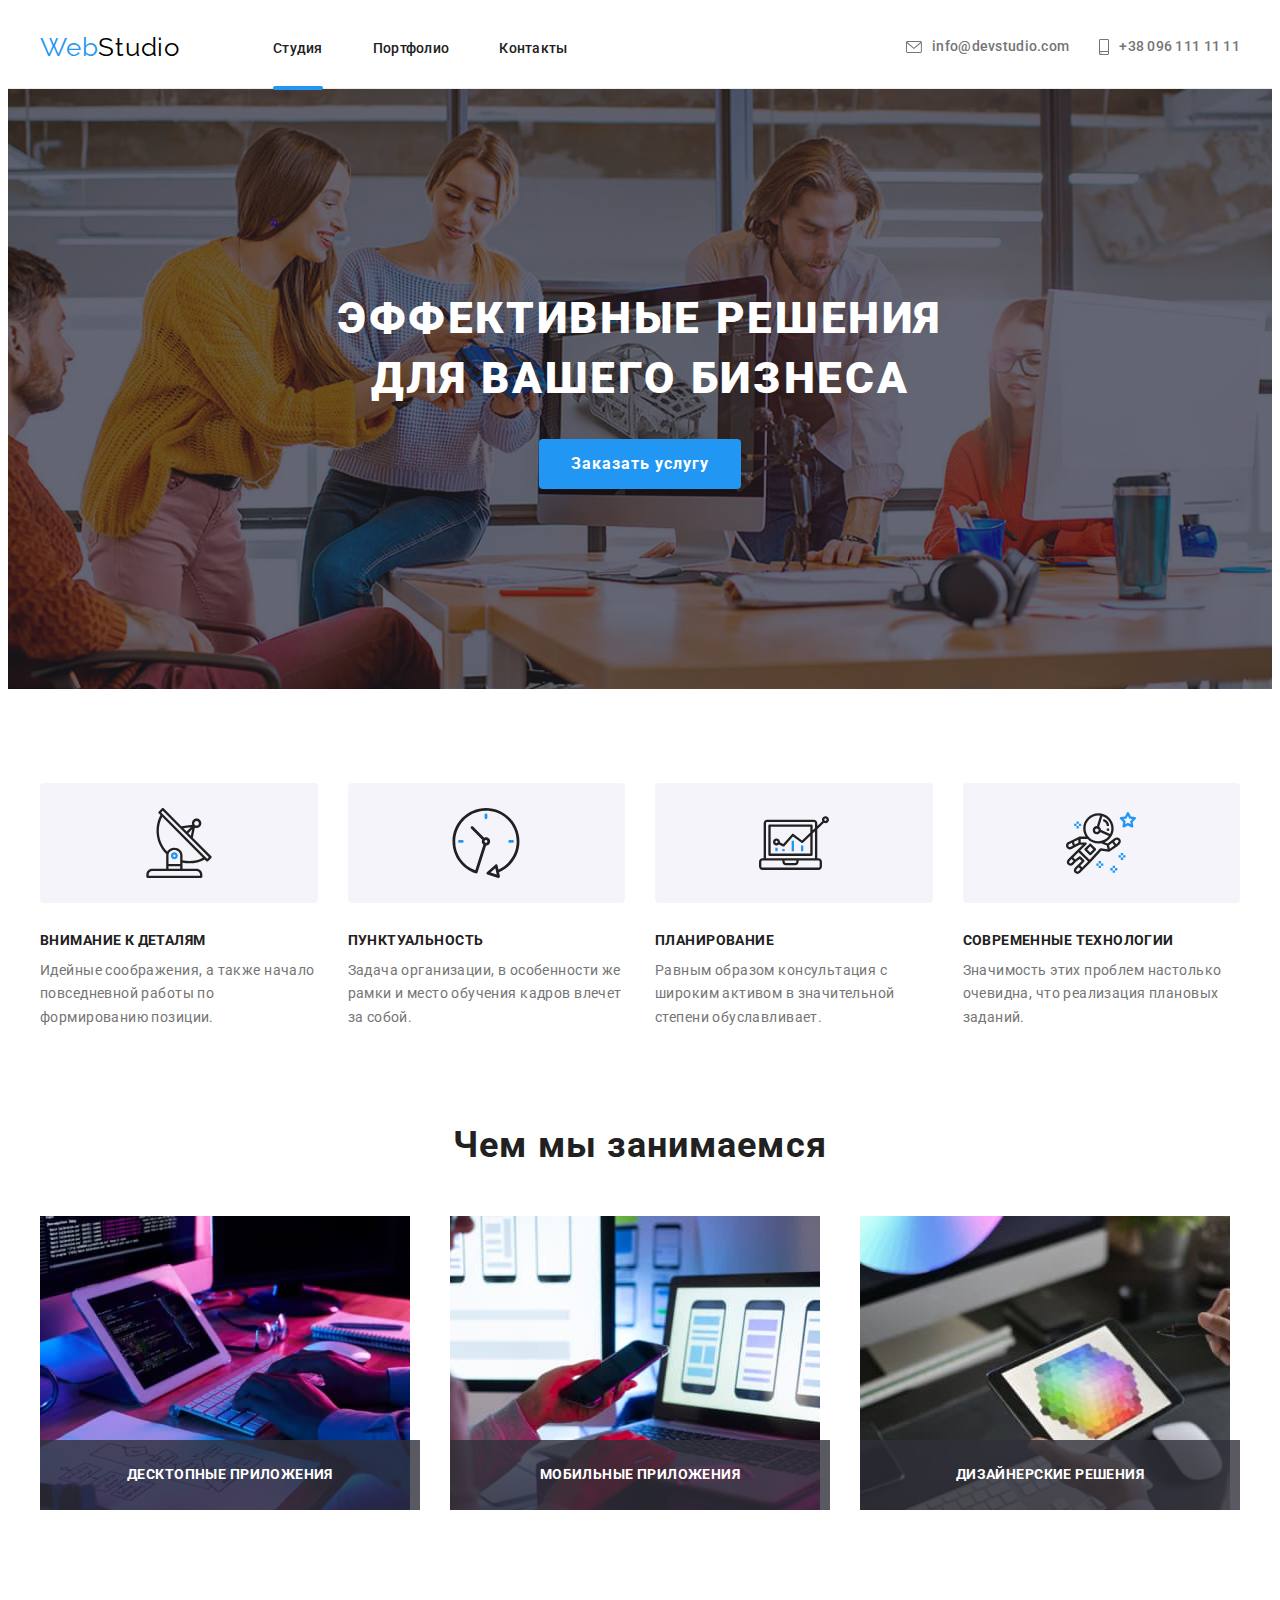
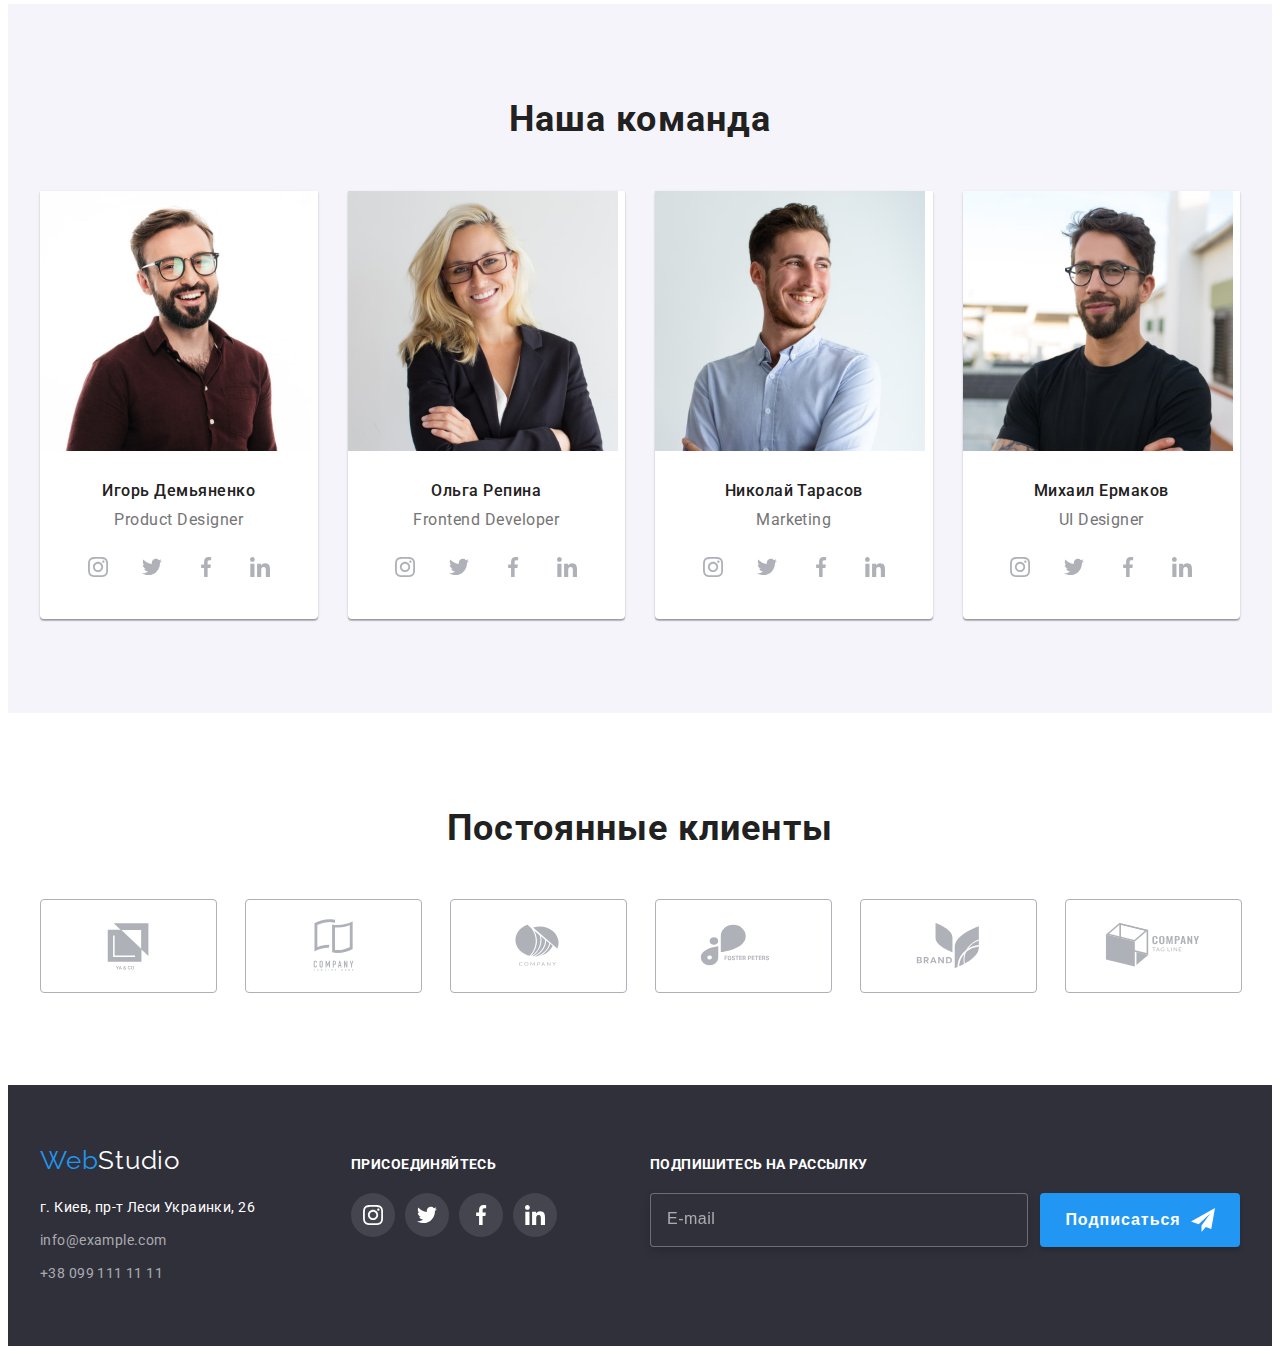
<file: index.html>
<!DOCTYPE html>
<html lang="ru">
<head>
    <meta charset="UTF-8">
    <meta http-equiv="X-UA-Compatible" content="IE=edge">
    <meta name="viewport" content="width=device-width, initial-scale=1.0">
    <title>Web Studio</title>
    <link rel="preconnect" href="https://fonts.googleapis.com">
    <link rel="preconnect" href="https://fonts.gstatic.com" crossorigin>
    <link href="https://fonts.googleapis.com/css2?family=Raleway:wght@700&family=Roboto:wght@400;500;700;900&display=swap"
        rel="stylesheet">
    <link rel="stylesheet" href="https://cdnjs.cloudflare.com/ajax/libs/modern-normalize/1.1.0/modern-normalize.min.css"
        integrity="sha512-wpPYUAdjBVSE4KJnH1VR1HeZfpl1ub8YT/NKx4PuQ5NmX2tKuGu6U/JRp5y+Y8XG2tV+wKQpNHVUX03MfMFn9Q=="
        crossorigin="anonymous" referrerpolicy="no-referrer"/>
    <link rel="stylesheet" href="./css/main.min.css">
</head>
<body>
    <header class="header">
    <div class="container header__container">
        <a class="logo logo__header" href="">Web<span class="logo__header__dark">Studio</span></a>
        <nav>
        <ul class="nav-list">
            <li class="nav-list__item">
                <a class="nav-list__link nav-list__link--current" href="">Студия</a>
            </li>
            <li class="nav-list__item">
                <a class="nav-list__link" href="./portfolio.html">Портфолио</a>
            </li>
            <li class="nav-list__item">
                <a class="nav-list__link" href="">Контакты</a>
            </li>
        </ul>
        </nav>
        <ul class="connect">
        <li class="connect__item">
            <a class="connect__link" href="mailto:info@devstudio.com"><svg class="connect__icon" width="16" height="12">
                <use href="./images/icons.svg#icon-envelope">
                </use>
            </svg>info@devstudio.com</a>
        </li>
        <li class="connect__item">
            <a class="connect__link" href="tel:+380961111111"><svg class="connect__icon" width="10" height="16">
                <use href="./images/icons.svg#icon-smartphone">
                </use>
            </svg>+38 096 111 11 11</a>
        </li>
        </ul>
    </div>
    </header>
    <main>
    <section class="hero">
    <div class="container hero_container">
        <h1 class="hero__title">Эффективные решения для вашего бизнеса</h1>
        <button class="btn hero__btn" data-modal-open type="button">Заказать услугу</button>
    </div>
    </section>
    <section class="section">
    <div class="container">
        <h2 class="visually-hidden">Наши преимущества</h2>
        <ul class="principles">
            <li class="principles__item">
                <div class="principles__wrap">
                    <svg width="70" height="70">
                        <use href="./images/icons.svg#icon-antenna"></use>
                    </svg>
                </div>
                <h3 class="principles__title">Внимание к деталям</h3>
                <p class="principles__text">Идейные соображения, а также начало повседневной работы по формированию позиции.</p>
            </li>
            <li class="principles__item">
                <div href="" class="principles__wrap">
                    <svg width="70" height="70">
                        <use href="./images/icons.svg#icon-clock"></use>
                    </svg>
                </div>
                <h3 class="principles__title">Пунктуальность</h3>
                <p class="principles__text">Задача организации, в особенности же рамки и место обучения кадров влечет за собой.</p>
            </li>
            <li class="principles__item">
                <div href="" class="principles__wrap">
                    <svg width="70" height="70">
                        <use href="./images/icons.svg#icon-diagram"></use>
                    </svg>
                </div>
                <h3 class="principles__title">Планирование</h3>
                <p class="principles__text">Равным образом консультация с широким активом в значительной степени обуславливает.</p>
            </li>
            <li class="principles__item">
                <div href="" class="principles__wrap">
                    <svg width="70" height="70">
                        <use href="./images/icons.svg#icon-astronaut"></use>
                    </svg>
                </div>
                <h3 class="principles__title">Современные технологии</h3>
                <p class="principles__text">Значимость этих проблем настолько очевидна, что реализация плановых заданий.</p>
            </li>
        </ul>
    </div>
    </section>
    <section class="section section--no-padding-top">
    <div class="container">
        <h2 class="section__title">Чем мы занимаемся</h2>
        <ul class="about">
            <li class="about__item">
                <img src="./images/img1.jpg" alt="человек печатает на клавиатуре"
                width="370"
                height="294">
                <div class="about__box">
                    <h3 class="about__title">Десктопные приложения</h3>
                </div>
            </li>
            <li class="about__item">
                <img src="./images/img2.jpg" alt="телефон в руках"
                width="370"
                height="294">
                <div class="about__box">
                    <h3 class="about__title">Мобильные приложения</h3>
                </div>
            </li>
            <li class="about__item">
                <img src="./images/img3.jpg" alt="планшет в руках"
                width="370"
                height="294">
                <div class="about__box">
                    <h3 class="about__title">Дизайнерские решения</h3>
                </div>
            </li>
        </ul>
    </div>
    </section>
    <section class="section section--another-bg">
    <div class="container">
        <h2 class="section__title">Наша команда</h2>
        <ul class="team">
            <li class="team__item">
                <img src="./images/boy1.jpg" alt="парень в очках"
                width="270"
                height="260">
            <div class="team__box">
                <h3 class="team__title">Игорь Демьяненко</h3>
                <p class="team__text" lang="en">Product Designer</p>
            <ul class="socials">
                <li class="socials__item">
                    <a  href="" 
                        class="socials__link">
                    <svg class="socials__icon" width="20" height="20">
                    <use href="./images/icons.svg#icon-instagram">
                    </use>
                    </svg>
                    </a>
                </li>
                <li class="socials__item">
                    <a href="" class="socials__link">
                        <svg class="socials__icon" width="20" height="20">
                            <use href="./images/icons.svg#icon-twitter">
                            </use>
                        </svg>
                    </a>
                </li>
                <li class="socials__item">
                    <a href="" class="socials__link">
                        <svg class="socials__icon" width="20" height="20">
                            <use href="./images/icons.svg#icon-facebook">
                            </use>
                        </svg>
                    </a>
                </li>
                <li class="socials__item">
                <a href="" class="socials__link">
                    <svg class="socials__icon" width="20" height="20">
                        <use href="./images/icons.svg#icon-linkedin">
                        </use>
                    </svg>
                </a>
                </li>
            </ul>
            </div>
            </li>
            <li class="team__item">
                <img src="./images/girl.jpg" alt="девушка"
                width="270"
                height="260">
            <div class="team__box">
                <h3 class="team__title">Ольга Репина</h3>
                <p class="team__text" lang="en">Frontend Developer</p>
            <ul class="socials list">
                <li class="socials__item">
                    <a href="" class="socials__link">
                        <svg class="socials__icon" width="20" height="20">
                            <use href="./images/icons.svg#icon-instagram">
                            </use>
                        </svg>
                    </a>
                </li>
                <li class="socials__item">
                    <a href="" class="socials__link">
                        <svg class="socials__icon" width="20" height="20">
                            <use href="./images/icons.svg#icon-twitter">
                            </use>
                        </svg>
                    </a>
                </li>
                <li class="socials__item">
                    <a href="" class="socials__link">
                        <svg class="socials__icon" width="20" height="20">
                            <use href="./images/icons.svg#icon-facebook">
                            </use>
                        </svg>
                    </a>
                </li>
                <li class="socials__item">
                    <a href="" class="socials__link">
                        <svg class="socials__icon" width="20" height="20">
                            <use href="./images/icons.svg#icon-linkedin">
                            </use>
                        </svg>
                    </a>
                </li>
            </ul>
            </div>
            </li>
            <li class="team__item">
                <img src="./images/boy2.jpg" alt="парень"
                width="270"
                height="260">
            <div class="team__box">
                <h3 class="team__title">Николай Тарасов</h3>
                <p class="team__text" lang="en">Marketing</p>
            <ul class="socials">
                <li class="socials__item">
                    <a href="" class="socials__link">
                        <svg class="socials__icon" width="20" height="20">
                            <use href="./images/icons.svg#icon-instagram">
                            </use>
                        </svg>
                    </a>
                </li>
                <li class="socials__item">
                    <a href="" class="socials__link">
                        <svg class="socials__icon" width="20" height="20">
                            <use href="./images/icons.svg#icon-twitter">
                            </use>
                        </svg>
                    </a>
                </li>
                <li class="socials__item">
                    <a href="" class="socials__link">
                        <svg class="socials__icon" width="20" height="20">
                            <use href="./images/icons.svg#icon-facebook">
                            </use>
                        </svg>
                    </a>
                </li>
                <li class="socials__item">
                    <a href="" class="socials__link">
                        <svg class="socials__icon" width="20" height="20">
                            <use href="./images/icons.svg#icon-linkedin">
                            </use>
                        </svg>
                    </a>
                </li>
            </ul>
            </div>
            </li>
            <li class="team__item">
                <img src="./images/boy3.jpg" alt="парень с бородой"
                width="270"
                height="260">
            <div class="team__box">
                <h3 class="team__title">Михаил Ермаков</h3>
                <p class="team__text" lang="en">UI Designer</p>
            <ul class="socials">
                <li class="socials__item">
                    <a href="" class="socials__link">
                        <svg class="socials__icon" width="20" height="20">
                            <use href="./images/icons.svg#icon-instagram">
                            </use>
                        </svg>
                    </a>
                </li>
                <li class="socials__item">
                    <a href="" class="socials__link">
                        <svg class="socials__icon" width="20" height="20">
                            <use href="./images/icons.svg#icon-twitter">
                            </use>
                        </svg>
                    </a>
                </li>
                <li class="socials__item">
                    <a href="" class="socials__link">
                        <svg class="socials__icon" width="20" height="20">
                            <use href="./images/icons.svg#icon-facebook">
                            </use>
                        </svg>
                    </a>
                </li>
                <li class="socials__item">
                    <a href="" class="socials__link">
                        <svg class="socials__icon" width="20" height="20">
                            <use href="./images/icons.svg#icon-linkedin">
                            </use>
                        </svg>
                    </a>
                </li>
            </ul>
            </div>
            </li>
        </ul>
    </div>
    </section>
    <section class="section">
        <div class="container">
        <h2 class="section__title">Постоянные клиенты</h2>
        <ul class="clients">
            <li class="clients__item">
                <a href="" class="clients__link">
                <svg width="106" height="60">
                <use href="./images/icons.svg#icon-Logo-1"></use>
                </svg>
                </a>
            </li>
            <li class="clients__item">
                <a href="" class="clients__link">
                    <svg width="106" height="60">
                        <use href="./images/icons.svg#icon-Logo-2"></use>
                    </svg>
                </a>
            </li>
            <li class="clients__item">
                <a href="" class="clients__link">
                    <svg width="106" height="60">
                        <use href="./images/icons.svg#icon-Logo-3"></use>
                    </svg>
                </a>
            </li>
            <li class="clients__item">
                <a href="" class="clients__link">
                    <svg width="106" height="60">
                        <use href="./images/icons.svg#icon-Logo-4"></use>
                    </svg>
                </a>
            </li>
            <li class="clients__item">
                <a href="" class="clients__link">
                    <svg width="106" height="60">
                        <use href="./images/icons.svg#icon-Logo-5"></use>
                    </svg>
                </a>
            </li>
            <li class="clients__item">
                <a href="" class="clients__link">
                    <svg width="106" height="60">
                        <use href="./images/icons.svg#icon-Logo-6"></use>
                    </svg>
                </a>
            </li>
        </ul>
        </div>
    </section>
    </main>
    <footer class="footer">
    <div class="footer__container container">
        <div class="footer__wrap">
        <a class="logo" href="">Web<span class="logo__footer--dark">Studio</span></a>
        <address class="footer__adress">
            <ul class="adress">
                <li class="adress__item">
                    <a class="adress__link" href="https://goo.gl/maps/b5n3FPtcMpypodcq6" target="_blank" rel="noopener noreferre">
                        г. Киев, пр-т Леси Украинки, 26</a>
                </li>
                <li class="adress__item">
                    <a class="adress__link adress__link--dark" href="mailto:info@example.com">info@example.com</a>
                </li>
                <li class="adress__item">
                    <a class="adress__link adress__link--dark" href="tel:+380991111111">+38 099 111 11 11</a>
                </li>
            </ul>
        </address>
        </div>
    <div>
        <h3 class="footer__title">присоединяйтесь</h3>
    <ul class="footer-socials">
        <li class="footer-socials__item">
            <a href="" class="footer-socials__link">
                <svg class="footer-socials__icon" width="20" height="20">
                    <use href="./images/icons.svg#icon-instagram">
                    </use>
                </svg>
            </a>
        </li>
        <li class="footer-socials__item">
            <a href="" class="footer-socials__link">
                <svg class="footer-socials__icon" width="20" height="20">
                    <use href="./images/icons.svg#icon-twitter">
                    </use>
                </svg>
            </a>
        </li>
        <li class="footer-socials__item">
            <a href="" class="footer-socials__link">
                <svg class="footer-socials__icon" width="20" height="20">
                    <use href="./images/icons.svg#icon-facebook">
                    </use>
                </svg>
            </a>
        </li>
        <li class="footer-socials__item">
            <a href="" class="footer-socials__link">
                <svg class="footer-socials__icon" width="20" height="20">
                    <use href="./images/icons.svg#icon-linkedin">
                    </use>
                </svg>
            </a>
        </li>
    </ul>
    </div>
    <div class="footer__box">
        <h3 class="footer__title">Подпишитесь на рассылку</h3>
    <form class="footer-form">   
        <input type="email" class="footer-form__input" name="mail" placeholder="E-mail">
        <button type="submit" class="btn footer-form__btn">Подписаться
            <svg class="footer-form__icon" width="24" height="24">
                <use href="./images/icons.svg#icon-send"></use>
            </svg>
        </button>
    </form>
    </div>
    </div>
    </footer>
    <div class="backdrop is-hidden" data-modal>
        <div class="modal">
            <button class="modal__btn" data-modal-close type="button">
                <svg width="11" height="11">
                    <use href="./images/icons.svg#icon-Vector-1"></use>
                </svg>
            </button>
            <p class="modal__text">Оставьте свои данные, мы вам перезвоним</p>
            <form action="#">
                <div class="form-field">
                <label for="name" class="form-field__label">Имя</label>
                <input type="text" name="name" id="name" class="form-field__input">
                <svg class="form-field__icon" width="18" height="18">
                    <use href="./images/icons.svg#icon-person"></use>
                </svg>
                </div>
                <div class="form-field">
                <label for="tel" class="form-field__label">Телефон</label>
                <input type="tel" name="tel" id="tel" class="form-field__input">
                <svg class="form-field__icon" width="18" height="18">
                    <use href="./images/icons.svg#icon-phone"></use>
                </svg>
                </div>
                <div class="form-field">
                <label for="email" class="form-field__label">Почта</label>
                <input type="email" name="email" id="email" class="form-field__input">
                <svg class="form-field__icon" width="18" height="18">
                    <use href="./images/icons.svg#icon-email"></use>
                </svg>
                </div>
                
                <label for="comment" class="form-field__label">Комментарий</label>
                <textarea class="form-field__textarea" name="comment" id="comment" placeholder="Введите текст"></textarea>
                
                <div class="checkbox">
                <input class="checkbox__checked visually-hidden" type="checkbox" name="policy" id="policy">
                <label class="checkbox__label" for="policy">
                <span class="checkbox__wrap">
                    <svg class="checkbox__icon" width="16" height="15">
                        <use href="./images/icons.svg#icon-check"></use>
                    </svg>
                </span>    
                    Соглашаюсь с рассылкой и принимаю
                    <a class="checkbox__link" href="">Условия договора</a>
                </label>
                </div>
                <button class="btn checkbox__btn" type="submit">Отправить</button>
            </form>
        </div>
    </div>

    <script src="./js/modal.js">
    </script>
</body>
</html>
</file>
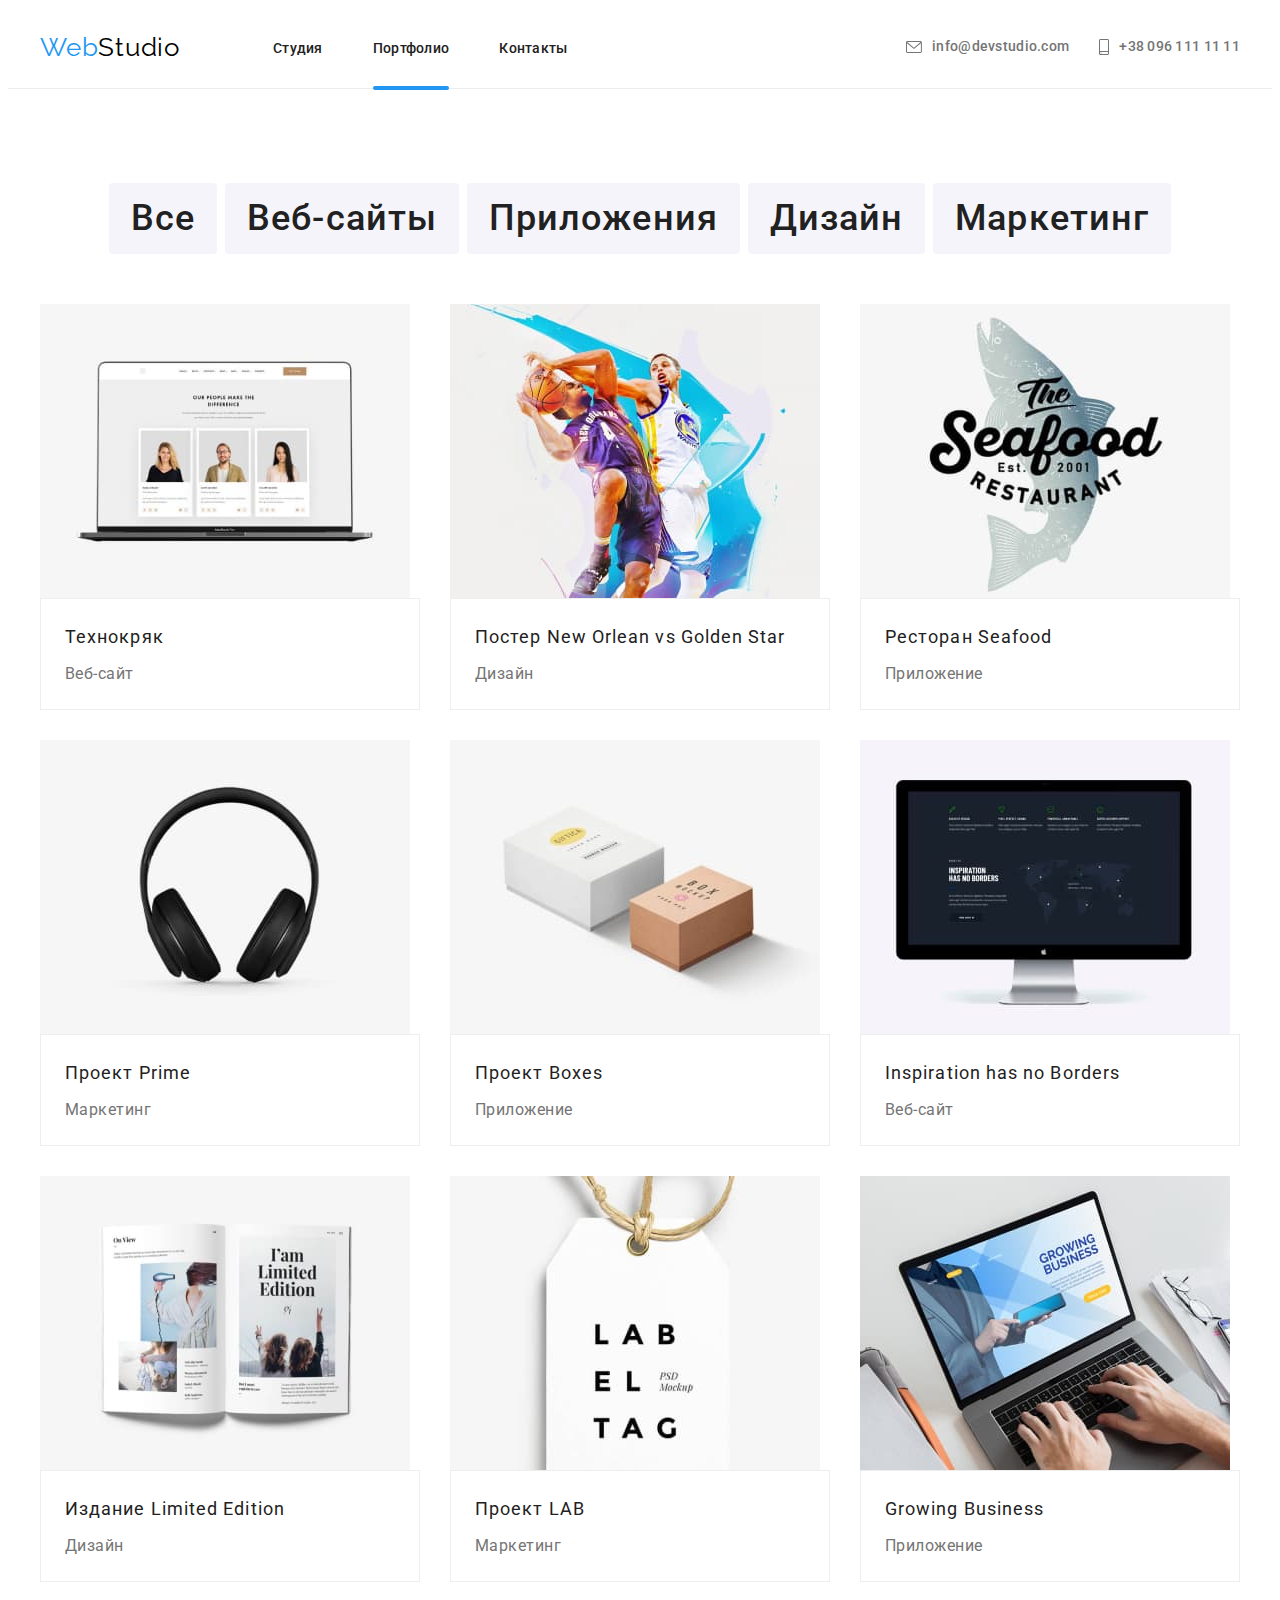
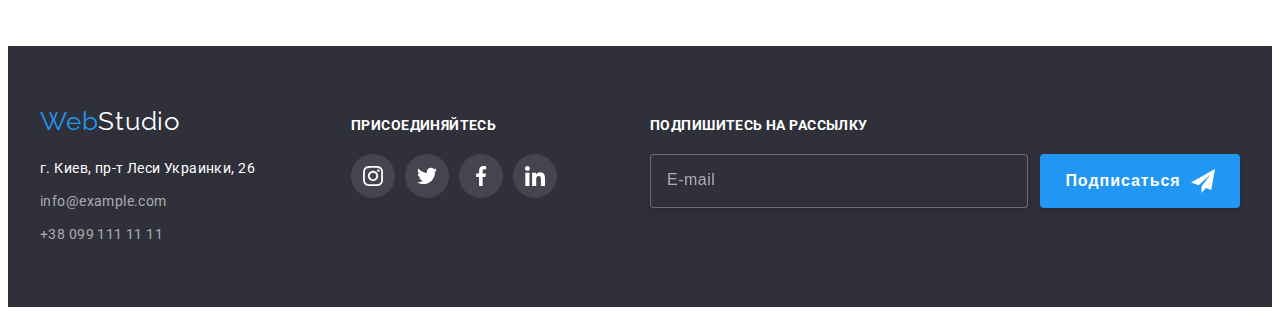
<file: portfolio.html>
<!DOCTYPE html>
<html lang="ru">

<head>
    <meta charset="UTF-8">
    <meta http-equiv="X-UA-Compatible" content="IE=edge">
    <meta name="viewport" content="width=device-width, initial-scale=1.0">
    <title>Web Studio</title>
    <link rel="preconnect" href="https://fonts.googleapis.com">
    <link rel="preconnect" href="https://fonts.gstatic.com" crossorigin>
    <link
        href="https://fonts.googleapis.com/css2?family=Raleway:wght@700&family=Roboto:wght@400;500;700;900&display=swap"
        rel="stylesheet">
    <link rel="stylesheet" href="https://cdnjs.cloudflare.com/ajax/libs/modern-normalize/1.1.0/modern-normalize.min.css"
        integrity="sha512-wpPYUAdjBVSE4KJnH1VR1HeZfpl1ub8YT/NKx4PuQ5NmX2tKuGu6U/JRp5y+Y8XG2tV+wKQpNHVUX03MfMFn9Q=="
        crossorigin="anonymous" referrerpolicy="no-referrer"/>
    <link rel="stylesheet" href="./css/main.min.css">
</head>

<body>
<header class="header">
    <div class="container header__container">
        <a class="logo logo__header" href="">Web<span class="logo__header__dark">Studio</span></a>
        <nav>
            <ul class="nav-list">
                <li class="nav-list__item">
                    <a class="nav-list__link" href="./index.html">Студия</a>
                </li>
                <li class="nav-list__item">
                    <a class="nav-list__link nav-list__link--current" href="">Портфолио</a>
                </li>
                <li class="nav-list__item">
                    <a class="nav-list__link" href="">Контакты</a>
                </li>
            </ul>
        </nav>
            <ul class="connect">
                <li class="connect__item">
                    <a class="connect__link" href="mailto:info@devstudio.com"><svg class="connect__icon" width="16" height="12">
                            <use href="./images/icons.svg#icon-envelope">
                            </use>
                        </svg>info@devstudio.com</a>
                </li>
                <li class="connect__item">
                    <a class="connect__link" href="tel:+380961111111"><svg class="connect__icon" width="10" height="16">
                            <use href="./images/icons.svg#icon-smartphone">
                            </use>
                        </svg>+38 096 111 11 11</a>
                </li>
            </ul>
    </div>
</header>
    <main>
    <section class="section">
    <div class="container">
        <h1 class="visually-hidden">Проекты</h1>
        <ul class="filter">
            <li class="filter__item">
                <button class="filter__btn" type="button">Все</button>
            </li>
            <li class="filter__item">
                <button class="filter__btn" type="button">Веб-сайты</button>
            </li>
            <li class="filter__item">
                <button class="filter__btn type="button">Приложения</button>
            </li>
            <li class="filter__item">
                <button class="filter__btn type="button">Дизайн</button>
            </li>
            <li class="filter__item">
                <button class="filter__btn type="button">Маркетинг</button>
            </li>
        </ul>
        <ul class="projects">
        <li class="projects__item">
        <a href="" class="projects__link">
        <div class="projects__wrap">    
            <img src="./images/port1.jpg" alt="Открытый ноутбук"
            width="370"
            height="294">
            <p class="projects__content">Технокряк это современная площадка распространения коронавируса. Компании используют эту платформу для цифрового
            шпионажа и атак на защищённые сервера конкурентов.</p>
        </div>
        <div class="projects__box">
            <h2 class="projects__title">Технокряк</h2>
            <p class="projects__text">Веб-сайт</p>
        </div>
        </a>
        </li>
        <li class="projects__item">
        <a href="" class="projects__link">    
        <div class="projects__wrap">
            <img src="./images/port2.jpg" alt="Два баскетболиста"
            width="370" height="294">
            <p class="projects__content">Технокряк это современная площадка распространения коронавируса. Компании используют эту
                платформу для цифрового
                шпионажа и атак на защищённые сервера конкурентов.</p>
        </div>
        <div class="projects__box">
            <h2 class="projects__title">Постер New Orlean vs Golden Star</h2>
            <p class="projects__text">Дизайн</p>
        </div>
        </a>
        </li>
        <li class="projects__item">
        <a href="" class="projects__link"> 
        <div class="projects__wrap">
            <img src="./images/port3.jpg" alt="Эмблема ресторана"
            width="370" height="294">
            <p class="projects__content">Технокряк это современная площадка распространения коронавируса. Компании используют эту
                платформу для цифрового
                шпионажа и атак на защищённые сервера конкурентов.</p>
        </div>
        <div class="projects__box">
            <h2 class="projects__title">Ресторан Seafood</h2>
            <p class="projects__text">Приложение</p>
        </div>
        </a>
        </li>
        <li class="projects__item">
        <a href="" class="projects__link">    
        <div class="projects__wrap">  
            <img src="./images/port4.jpg" alt="Наушники"
            width="370" height="294">
            <p class="projects__content">Технокряк это современная площадка распространения коронавируса. Компании используют эту
                платформу для цифрового
                шпионажа и атак на защищённые сервера конкурентов.</p>
        </div>
        <div class="projects__box">
            <h2 class="projects__title">Проект Prime</h2>
            <p class="projects__text">Маркетинг</p>
        </div>
        </a>
        </li>
        <li class="projects__item">
        <a href="" class="projects__link">  
        <div class="projects__wrap">    
            <img src="./images/port5.jpg" alt="Две коробки"
            width="370" height="294">
            <p class="projects__content">Технокряк это современная площадка распространения коронавируса. Компании используют эту
                платформу для цифрового
                шпионажа и атак на защищённые сервера конкурентов.</p>
        </div>
        <div class="projects__box">
            <h2 class="projects__title">Проект Boxes</h2>
            <p class="projects__text">Приложение</p>
        </div>
        </a>
        </li>
        <li class="projects__item">
        <a href="" class="projects__link">   
        <div class="projects__wrap">    
            <img src="./images/port6.jpg" alt="Монитор"
            width="370" height="294">
            <p class="projects__content">Технокряк это современная площадка распространения коронавируса. Компании используют эту
                платформу для цифрового
                шпионажа и атак на защищённые сервера конкурентов.</p>
        </div>
        <div class="projects__box">
            <h2 class="projects__title">Inspiration has no Borders</h2>
            <p class="projects__text">Веб-сайт</p>
        </div>
        </a>
        </li>
        <li class="projects__item">
        <a href="" class="projects__link">   
        <div class="projects__wrap">    
            <img src="./images/port7.jpg" alt="Открытый журнал"
            width="370" height="294">
            <p class="projects__content">Технокряк это современная площадка распространения коронавируса. Компании используют эту
                платформу для цифрового
                шпионажа и атак на защищённые сервера конкурентов.</p>
        </div>
        <div class="projects__box">
            <h2 class="projects__title">Издание Limited Edition</h2>
            <p class="projects__text">Дизайн</p>
        </div>
        </a>
        </li>
        <li class="projects__item">
        <a href="" class="projects__link">    
        <div class="projects__wrap">  
            <img src="./images/port8.jpg" alt="Лейбл"
            width="370" height="294">
            <p class="projects__content">Технокряк это современная площадка распространения коронавируса. Компании используют эту
                платформу для цифрового
                шпионажа и атак на защищённые сервера конкурентов.</p>
        </div>
        <div class="projects__box">
            <h2 class="projects__title">Проект LAB</h2>
            <p class="projects__text">Маркетинг</p>
        </div>
        </a>
        </li>
        <li class="projects__item">
        <a href="" class="projects__link">    
        <div class="projects__wrap">    
            <img src="./images/port9.jpg" alt="Руки на клавиатуре"
            width="370" height="294">
            <p class="projects__content">Технокряк это современная площадка распространения коронавируса. Компании используют эту
                платформу для цифрового
                шпионажа и атак на защищённые сервера конкурентов.</p>
        </div>
        <div class="projects__box">
            <h2 class="projects__title">Growing Business</h2>
            <p class="projects__text">Приложение</p>
        </div>
        </a>
        </li>
        </ul>
    </div>
    </section>
    </main>
    <footer class="footer">
        <div class="footer__container container">
            <div class="footer__wrap">
                <a class="logo" href="">Web<span class="logo__footer--dark">Studio</span></a>
                <address class="footer__adress">
                    <ul class="adress">
                        <li class="adress__item">
                            <a class="adress__link" href="https://goo.gl/maps/b5n3FPtcMpypodcq6" target="_blank"
                                rel="noopener noreferre">
                                г. Киев, пр-т Леси Украинки, 26</a>
                        </li>
                        <li class="adress__item">
                            <a class="adress__link adress__link--dark" href="mailto:info@example.com">info@example.com</a>
                        </li>
                        <li class="adress__item">
                            <a class="adress__link adress__link--dark" href="tel:+380991111111">+38 099 111 11 11</a>
                        </li>
                    </ul>
                </address>
            </div>
            <div>
                <h3 class="footer__title">присоединяйтесь</h3>
                <ul class="footer-socials">
                    <li class="footer-socials__item">
                        <a href="" class="footer-socials__link">
                            <svg class="footer-socials__icon" width="20" height="20">
                                <use href="./images/icons.svg#icon-instagram">
                                </use>
                            </svg>
                        </a>
                    </li>
                    <li class="footer-socials__item">
                        <a href="" class="footer-socials__link">
                            <svg class="footer-socials__icon" width="20" height="20">
                                <use href="./images/icons.svg#icon-twitter">
                                </use>
                            </svg>
                        </a>
                    </li>
                    <li class="footer-socials__item">
                        <a href="" class="footer-socials__link">
                            <svg class="footer-socials__icon" width="20" height="20">
                                <use href="./images/icons.svg#icon-facebook">
                                </use>
                            </svg>
                        </a>
                    </li>
                    <li class="footer-socials__item">
                        <a href="" class="footer-socials__link">
                            <svg class="footer-socials__icon" width="20" height="20">
                                <use href="./images/icons.svg#icon-linkedin">
                                </use>
                            </svg>
                        </a>
                    </li>
                </ul>
            </div>
            <div class="footer__box">
                <h3 class="footer__title">Подпишитесь на рассылку</h3>
                <div class="footer-form">
                    <input type="email" class="footer-form__input" name="mail" placeholder="E-mail">
                    <button type="submit" class="btn footer-form__btn">Подписаться
                        <svg class="footer-form__icon" width="24" height="24">
                            <use href="./images/icons.svg#icon-send"></use>
                        </svg>
                    </button>
                </div>
            </div>
        </div>
    </footer>
</body>
</html>
</file>
<file: css/main.min.css>
:root{--header-color: #757575;--title-color: #212121;--accent-color: #2196F3;--btn-color: #FFFFFF}p,h1,h2,h3,h4,h5,h6{margin:0}ul{margin:0;padding:0;list-style:none}button{cursor:pointer}img{display:block}a{text-decoration:none}body{font-family:"Roboto", "sans-serif";color:var(--header-color)}.a{text-decoration:none}.ul{list-style:none}.visually-hidden{position:absolute;white-space:nowrap;width:1px;height:1px;margin:-1px;padding:0;overflow:hidden;border:0;clip:rect(0 0 0 0);clip-path:inset(50%)}.nav-list__link--current{color:var(--accent-color);position:relative}.nav-list__link--current::after{content:"";position:absolute;width:100%;height:4px;background-color:var(--accent-color);border-radius:2px;left:0;bottom:-34px}.container{width:1200px;padding-left:15px;padding-right:15px;margin:0 auto}.logo{font-family:"Raleway", "sans-serif";color:var(--accent-color);font-size:26px;font-weight:400;line-height:1.19;letter-spacing:.03em}.logo__header{margin-right:93px}.logo__header__dark{color:#000000}.logo__footer--dark{color:var(--btn-color)}.section{padding-top:94px;padding-bottom:94px}.section--no-padding-top{padding-top:0}.section__title{text-align:center;font-size:36px;font-weight:700;line-height:1.17;letter-spacing:.03em;color:var(--title-color);margin-bottom:50px}.section--another-bg{background-color:#F5F4FA}.btn{min-width:200px;min-height:50px;background-color:var(--accent-color);color:var(--btn-color);box-shadow:0px 4px 4px rgba(0,0,0,0.15);border-radius:4px;border:transparent;font-size:16px;font-weight:700;line-height:1.87;letter-spacing:.06em;display:flex;align-items:center}.socials{display:flex;justify-content:center}.socials__item+.socials__item{margin-left:10px}.socials__link{width:44px;height:44px;background-color:var(--btn-color);display:flex;align-items:center;justify-content:center;border-radius:50%;color:#AFB1B8;transition:background-color 250ms cubic-bezier(0.4, 0, 0.2, 1),color 250ms cubic-bezier(0.4, 0, 0.2, 1)}.socials__link:hover,.socials__link:focus{background-color:var(--accent-color);color:var(--btn-color)}.socials__icon{fill:currentColor}.header{background-color:var(--btn-color);padding-top:24px;padding-bottom:25px;border-bottom:1px solid #ECECEC}.header__container{display:flex;align-items:center}.nav-list{display:flex;margin-left:auto}.nav-list__link{color:var(--title-color);font-size:14px;font-weight:500;line-height:1.14;letter-spacing:.02em;transition:color 250ms cubic-bezier(0.4, 0, 0.2, 1)}.nav-list__link:hover,.nav-list__link:focus{color:var(--accent-color)}.nav-list__item:not(:last-child){margin-right:50px}.connect{display:flex;margin-left:auto}.connect__link{color:var(--header-color);font-size:14px;font-weight:500;line-height:1.14;letter-spacing:.02em;display:flex;align-items:center;transition:color 250ms cubic-bezier(0.4, 0, 0.2, 1)}.connect__link:hover,.connect__link:focus{color:var(--accent-color)}.connect__item:not(:last-child){margin-right:30px}.connect__link .connect__icon{fill:currentColor;margin-right:10px}.hero{background-color:#2F303A;background-image:linear-gradient(rgba(47,48,58,0.4), rgba(47,48,58,0.4)),url(../images/hero.jpg);background-repeat:no-repeat;background-position:center;background-size:cover;max-width:1600px;padding-top:200px;padding-bottom:200px;margin-left:auto;margin-right:auto}.hero_container{flex-direction:column;display:flex;align-items:center}.hero__title{text-align:center;font-size:44px;font-weight:900;line-height:1.36;letter-spacing:.06em;text-transform:uppercase;color:var(--btn-color);margin-bottom:30px;max-width:696px;display:flex}.hero__btn{font-family:inherit;text-align:center;cursor:pointer;padding:10px 32px;transition:background-color 250ms cubic-bezier(0.4, 0, 0.2, 1)}.hero__btn:hover,.hero__btn:focus{background-color:#188CE8}.principles{display:flex;flex-wrap:wrap;margin-left:-30px}.principles__wrap{justify-content:center;display:flex;align-items:center;height:120px;background-color:#F5F4FA;border-radius:4px;margin-bottom:30px}.principles__item{width:calc(100% / 4 - 30px);margin-left:30px}.principles__title{font-size:14px;font-weight:700;line-height:1.14;letter-spacing:.03em;text-transform:uppercase;color:var(--title-color);margin-bottom:10px}.principles__text{font-size:14px;font-weight:400;line-height:1.71;letter-spacing:.03em}.about{display:flex;flex-wrap:wrap;margin-left:-30px}.about__item{position:relative;width:calc(100% / 3 - 30px);margin-left:30px}.about__box{position:absolute;display:flex;align-items:center;justify-content:center;left:0;bottom:0;width:100%;min-height:70px;background-color:rgba(47,48,58,0.8)}.about__title{text-transform:uppercase;font-size:14px;font-weight:700;line-height:1.14;letter-spacing:.03em;color:var(--btn-color)}.team{display:flex;flex-wrap:wrap;margin-left:-30px}.team__item{width:calc(100% / 4 - 30px);margin-left:30px;background-color:var(--btn-color);box-shadow:0px 1px 3px rgba(0,0,0,0.12),0px 1px 1px rgba(0,0,0,0.14),0px 2px 1px rgba(0,0,0,0.2);border-radius:0px 0px 4px 4px}.team__box{padding-top:30px;padding-bottom:30px}.team__title{text-align:center;font-size:16px;font-weight:500;line-height:1.19;letter-spacing:.03em;color:var(--title-color);margin-bottom:10px}.team__text{text-align:center;font-size:16px;font-weight:400;line-height:1.19;letter-spacing:.03em;color:var(--header-color);margin-bottom:16px}.clients{display:flex;justify-content:center;margin-left:-30px}.clients__item{width:calc(100% / 6 - 30px);margin-left:30px;height:92px}.clients__link{fill:#AFB1B8;display:flex;align-items:center;justify-content:center;width:100%;height:100%;border:1px solid #AFB1B8;border-radius:4px;transition:fill 250ms cubic-bezier(0.4, 0, 0.2, 1),border 250ms cubic-bezier(0.4, 0, 0.2, 1)}.clients__link:hover,.clients__link:focus{fill:var(--accent-color);border:1px solid var(--accent-color)}.footer{background-color:#2F303A;padding-top:60px;padding-bottom:60px}.footer__container{display:flex;align-items:baseline}.footer__wrap{flex-grow:1;margin-right:70px}.adress{font-style:normal;margin-top:20px}.adress__item:not(:last-child){margin-bottom:9px}.adress__link{color:var(--btn-color);font-size:14px;font-weight:400;line-height:1.71;letter-spacing:.03em}.adress__link--dark{color:rgba(255,255,255,0.6)}.footer__title{margin-bottom:20px;font-size:14px;font-weight:700;line-height:1.14;letter-spacing:.03em;text-transform:uppercase;color:var(--btn-color)}.footer-socials{display:flex;align-items:center}.footer-socials__item+.footer-socials__item{margin-left:10px}.footer-socials__link{width:44px;height:44px;background-color:rgba(255,255,255,0.1);display:flex;align-items:center;justify-content:center;border-radius:50%;color:var(--btn-color);transition:background-color 250ms cubic-bezier(0.4, 0, 0.2, 1),color 250ms cubic-bezier(0.4, 0, 0.2, 1)}.footer-socials__link:hover,.footer-socials__link:focus{background-color:var(--accent-color);color:var(--btn-color)}.footer-socials__icon{fill:currentColor}.footer__box{margin-left:93px;display:block}.footer-form{display:flex}.footer-form__input{width:358px;height:50px;background-color:#2F303A;border:1px solid rgba(255,255,255,0.3);filter:drop-shadow(0px 4px 4px rgba(0,0,0,0.15));border-radius:4px;margin-right:12px;padding-left:16px;outline:none}.footer-form__input::placeholder{font-size:16px;line-height:1.25;align-items:center;letter-spacing:0.03em;color:rgba(255,255,255,0.6)}.footer-form__btn{justify-content:center;outline:none}.footer-form__icon{margin-left:10px}.filter{margin-bottom:50px;display:flex;justify-content:center}.filter__item:not(:last-child){margin-right:8px}.filter__btn{font-family:inherit;font-size:36px;font-weight:500;line-height:1.63;letter-spacing:.03em;text-align:center;color:var(--title-color);background-color:#F5F4FA;cursor:pointer;border-radius:4px;border:none;padding:6px 22px;transition:background-color 250ms cubic-bezier(0.4, 0, 0.2, 1),color 250ms cubic-bezier(0.4, 0, 0.2, 1),box-shadow 250ms cubic-bezier(0.4, 0, 0.2, 1)}.filter__btn:hover,.filter__btn:focus{background-color:var(--accent-color);color:var(--btn-color);box-shadow:0px 3px 1px rgba(0,0,0,0.1),0px 1px 2px rgba(0,0,0,0.08),0px 2px 2px rgba(0,0,0,0.12)}.projects{display:flex;flex-wrap:wrap;margin-left:-30px;margin-bottom:-30px}.projects__item{width:calc(100% / 3 - 30px);margin-bottom:30px;margin-left:30px}.projects__item:nth-last-child(-n+3){margin-bottom:0}.projects__link{display:block;text-decoration:none;transition:box-shadow 250ms cubic-bezier(0.4, 0, 0.2, 1)}.projects__link:hover,.projects__link:focus{box-shadow:0px 1px 1px rgba(0,0,0,0.12),0px 4px 4px rgba(0,0,0,0.06),1px 4px 6px rgba(0,0,0,0.16)}.projects__link:hover .projects__content,.projects__link:focus .projects__content{transform:translateY(0)}.projects__wrap{position:relative;overflow:hidden}.projects__content{position:absolute;top:0;left:0;background-color:rgba(33,150,243,0.9);font-size:18px;font-weight:400;line-height:1.56;letter-spacing:.03em;color:var(--btn-color);padding:63px 24px;transform:translateY(100%);overflow:auto;transition:transform 250ms cubic-bezier(0.4, 0, 0.2, 1)}.projects__box{border:1px solid #EEEEEE;padding:20px 24px}.projects__title{color:var(--title-color);font-size:18px;font-weight:400;line-height:2;letter-spacing:.06em}.projects__text{color:var(--header-color);font-size:16px;font-weight:400;line-height:1.88;letter-spacing:.03em;margin-top:4px}.backdrop{position:fixed;top:0;left:0;width:100%;height:100%;background-color:rgba(0,0,0,0.2);transition:opacity 250ms cubic-bezier(0.4, 0, 0.2, 1),visibility 250ms cubic-bezier(0.4, 0, 0.2, 1)}.modal{position:absolute;min-width:528px;min-height:581px;background-color:var(--btn-color);box-shadow:0px 1px 3px rgba(0,0,0,0.12),0px 1px 1px rgba(0,0,0,0.14),0px 2px 1px rgba(0,0,0,0.2);border-radius:4px;top:50%;left:50%;transform:translate(-50%, -50%) scale(1);transition:transform 250ms cubic-bezier(0.4, 0, 0.2, 1);padding:40px}.modal__btn{position:absolute;top:8px;right:8px;display:flex;align-items:center;justify-content:center;width:30px;height:30px;background-color:var(--btn-color);border:1px solid rgba(0,0,0,0.1);border-radius:50%;fill:#000000;transition:fill 250ms cubic-bezier(0.4, 0, 0.2, 1)}.modal__btn:hover,.modal__btn:focus{fill:var(--accent-color)}.modal__text{text-align:center;font-size:20px;font-weight:700;line-height:1.15;letter-spacing:.03em;color:var(--title-color);margin-bottom:12px}.form-field{position:relative;display:flex;flex-direction:column;margin-bottom:10px}.form-field__label{color:var(--header-color);font-size:12px;font-weight:400;line-height:1.17;letter-spacing:.01em;margin-bottom:4px}.form-field__input{width:100%;height:40px;border:1px solid rgba(33,33,33,0.2);border-radius:4px;outline:none;cursor:pointer;padding-left:42px;transition:border-color 250ms cubic-bezier(0.4, 0, 0.2, 1)}.form-field__input:focus{border-color:var(--accent-color)}.form-field__input:focus ~ .form-field__icon{fill:var(--accent-color)}.form-field__icon{position:absolute;display:inline-block;top:50%;left:12px;outline:none;fill:var(--title-color);transition:fill 250ms cubic-bezier(0.4, 0, 0.2, 1)}.form-field__textarea{width:100%;height:120px;border:1px solid rgba(33,33,33,0.2);border-radius:4px;outline:none;cursor:pointer;padding-left:16px;padding-top:12px;margin-top:4px;resize:none;transition:border-color 250ms cubic-bezier(0.4, 0, 0.2, 1)}.form-field__textarea:focus{border-color:var(--accent-color)}.form-field__textarea::placeholder{color:rgba(117,117,117,0.5);font-size:14px;font-weight:400;line-height:1.14;letter-spacing:.01em}.checkbox{display:flex;justify-content:center;margin-bottom:30px;margin-top:20px}.checkbox__label{color:var(--header-color);display:flex;align-items:center;font-size:14px;font-weight:400;line-height:1.71;letter-spacing:.03em}.checkbox__wrap{position:relative;display:flex;align-items:center;width:16px;height:15px;border:2px solid var(--title-color);border-radius:2px;justify-content:center;margin-right:8.38px;transition:background-color 250ms cubic-bezier(0.4, 0, 0.2, 1)}.checkbox__icon{position:absolute;fill:transparent;transition:fill 250ms cubic-bezier(0.4, 0, 0.2, 1)}.checkbox__link{text-decoration-line:underline;font-size:14px;font-weight:400;line-height:1.71;letter-spacing:.03em;color:var(--accent-color);margin-left:2px}.checkbox__checked:checked+.checkbox__label .checkbox__wrap{background-color:var(--accent-color);border:none}.checkbox__checked:checked+.checkbox__label .checkbox__icon{fill:var(--btn-color)}.checkbox__btn{text-align:center;justify-content:center;margin-left:auto;margin-right:auto;transition:background-color 250ms cubic-bezier(0.4, 0, 0.2, 1)}.checkbox__btn:hover,.checkbox__btn:focus{background-color:#188CE8}.is-hidden{opacity:0;pointer-events:none;visibility:hidden}.backdrop.is-hidden .modal{transform:translate(-50%, -50%) scale(0.2)}
/*# sourceMappingURL=main.min.css.map */
</file>
